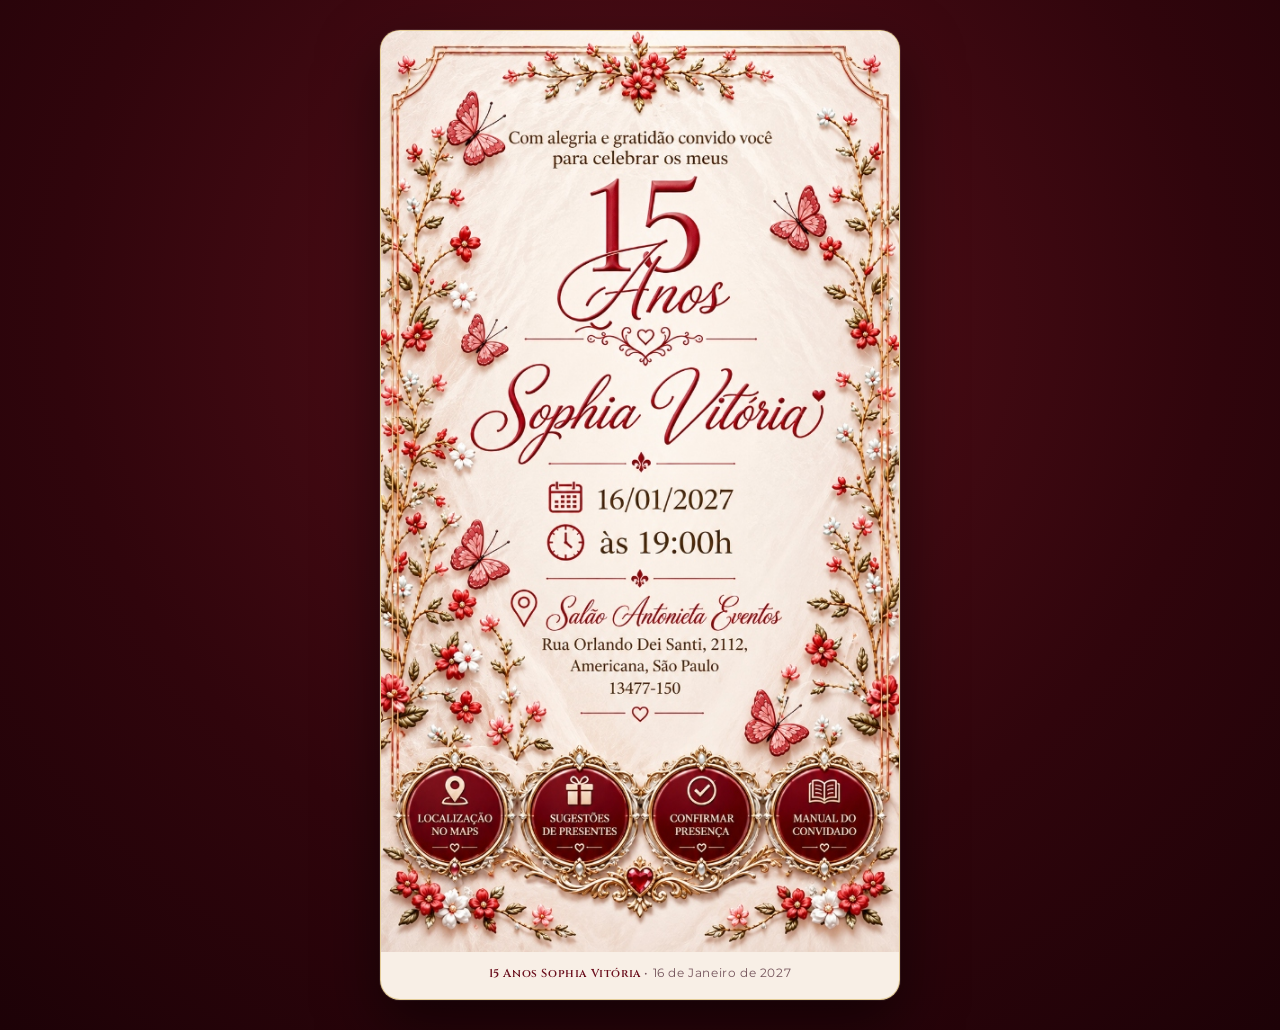
<file: index.html>
<!DOCTYPE html>
<html lang="pt-BR">
<head>
  <meta charset="UTF-8">
  <meta name="viewport" content="width=device-width, initial-scale=1.0, maximum-scale=5.0, viewport-fit=cover">
  <title>15 Anos • Sophia Vitória | Convite Digital</title>
  
  <!-- Informações para compartilhamento elegante no WhatsApp e Redes Sociais -->
  <meta name="description" content="Com alegria e gratidão, convido você para celebrar meus 15 Anos! Salão Antonieta Eventos • 16/01/2027 às 19:00h. Toque para ver detalhes e confirmar presença.">
  <meta property="og:type" content="website">
  <meta property="og:title" content="15 Anos • Sophia Vitória | Convite Digital">
  <meta property="og:description" content="Com alegria e gratidão convido você para celebrar meus 15 Anos! Toque para ver o convite interativo e confirmar sua presença.">
  <meta property="og:image" content="assets/images/convite-principal.jpg">
  <meta property="og:image:alt" content="Convite de 15 Anos de Sophia Vitória">
  <meta name="theme-color" content="#3a050d">

  <!-- Estilos Principais -->
  <link rel="stylesheet" href="assets/css/style.css">
</head>
<body>

  <!-- Estrutura Principal do Convite Digital -->
  <main class="invite-wrapper" role="main">
    
    <div class="card-container">
      <!-- Arte oficial do convite em alta qualidade e proporção original -->
      <img 
        src="assets/images/convite-principal.jpg" 
        alt="Convite 15 Anos Sophia Vitória - 16/01/2027 às 19h no Salão Antonieta Eventos"
        class="invite-img"
        width="576"
        height="1024"
        loading="eager"
        fetchpriority="high"
      >

      <!-- Sobreposição invisível com os 4 botões interativos (Hotspots) -->
      <div class="hotspots-overlay" aria-label="Menu interativo do convite">
        
        <!-- BOTÃO 1: LOCALIZAÇÃO NO MAPS -->
        <a 
          href="https://www.google.com/maps/place/R.+Orlando+Dei+Santi,+2112+-+Campo+Limpo,+Americana+-+SP,+13477-150/@-22.7296836,-47.2978015,17z/data=!4m16!1m9!3m8!1s0x94c89a05fb22242b:0xc89dd355345f5184!2sR.+Orlando+Dei+Santi,+2112+-+Campo+Limpo,+Americana+-+SP,+13477-150!3b1!8m2!3d-22.7299308!4d-47.2977154!10e5!16s%2Fg%2F11gcz3f_62!3m5!1s0x94c89a05fb22242b:0xc89dd355345f5184!8m2!3d-22.7299308!4d-47.2977154!16s%2Fg%2F11gcz3f_62?entry=ttu&g_ep=EgoyMDI2MTEwOS4wIKXMDSoASAFQAw%3D%3D" 
          id="btn-maps" 
          class="hotspot-btn hotspot-maps pulse-hint" 
          target="_blank" 
          rel="noopener noreferrer"
          aria-label="Abrir Localização no Google Maps (Salão Antonieta Eventos)"
          title="Localização no Maps"
        ></a>

        <!-- BOTÃO 2: SUGESTÕES DE PRESENTES -->
        <a 
          href="presentes.html" 
          id="btn-presentes" 
          class="hotspot-btn hotspot-presentes pulse-hint"
          aria-label="Ver Sugestões de Presentes da Sophia"
          title="Sugestões de Presentes"
        ></a>

        <!-- BOTÃO 3: CONFIRMAR PRESENÇA -->
        <a 
          href="https://assessoriavip.com.br/rsvpUnico/f71be860-ab0a-11f1-ad8f-bb8af7109401" 
          id="btn-rsvp" 
          class="hotspot-btn hotspot-rsvp pulse-hint" 
          target="_blank" 
          rel="noopener noreferrer"
          aria-label="Confirmar sua Presença na festa"
          title="Confirmar Presença"
        ></a>

        <!-- BOTÃO 4: MANUAL DO CONVIDADO -->
        <a 
          href="manual.html" 
          id="btn-manual" 
          class="hotspot-btn hotspot-manual pulse-hint"
          aria-label="Ver Manual do Convidado e Informações Importantes"
          title="Manual do Convidado"
        ></a>

      </div>
    </div>

    <!-- Rodapé discreto com identidade de 15 Anos -->
    <footer class="site-footer">
      <span>15 Anos Sophia Vitória</span> • 16 de Janeiro de 2027
    </footer>

  </main>

  <!-- Notificação Toast (usada em interações) -->
  <div id="toast-notification" class="toast-notification" aria-live="polite">
    <svg viewBox="0 0 24 24"><path d="M9 16.17L4.83 12l-1.42 1.41L9 19 21 7l-1.41-1.41z"/></svg>
    <span id="toast-message"></span>
  </div>

  <!-- Scripts: Configuração central e Lógica -->
  <script src="assets/js/config.js"></script>
  <script src="assets/js/main.js"></script>
</body>
</html>
</file>
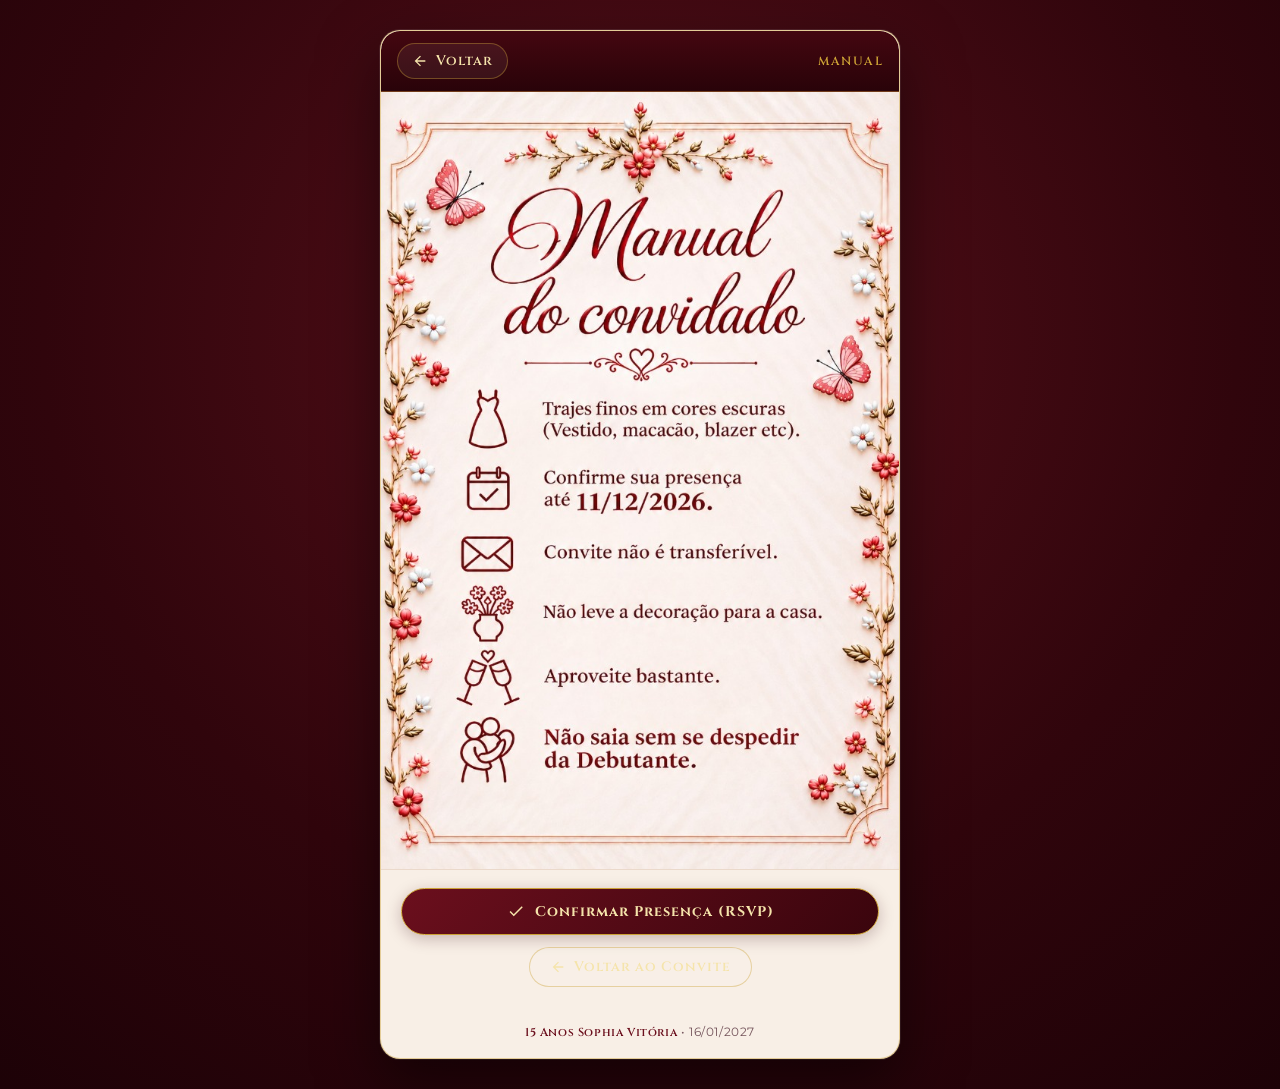
<file: manual.html>
<!DOCTYPE html>
<html lang="pt-BR">
<head>
  <meta charset="UTF-8">
  <meta name="viewport" content="width=device-width, initial-scale=1.0, maximum-scale=5.0, viewport-fit=cover">
  <title>Manual do Convidado • 15 Anos Sophia Vitória</title>
  
  <meta name="description" content="Manual e orientações para os convidados da festa de 15 anos da Sophia Vitória.">
  <meta property="og:title" content="Manual do Convidado • Sophia Vitória">
  <meta property="og:image" content="assets/images/manual-convidado.jpg">
  <meta name="theme-color" content="#3a050d">

  <link rel="stylesheet" href="assets/css/style.css">
</head>
<body>

  <main class="invite-wrapper" role="main">

    <!-- Barra Superior Discreta de Navegação -->
    <nav class="back-bar" aria-label="Navegação de retorno">
      <a href="index.html" class="btn-back" title="Voltar ao Convite Principal">
        <svg viewBox="0 0 24 24"><path d="M20 11H7.83l5.59-5.59L12 4l-8 8 8 8 1.41-1.41L7.83 13H20v-2z"/></svg>
        <span>Voltar</span>
      </a>
      <span class="page-title-badge">Manual</span>
    </nav>

    <!-- Exibição da Imagem Original do Manual do Convidado -->
    <div class="card-container">
      <img 
        src="assets/images/manual-convidado.jpg" 
        alt="Manual do Convidado - Orientações para a festa de 15 Anos da Sophia Vitória"
        class="secondary-page-img"
        width="683"
        height="1024"
        loading="eager"
      >
    </div>

    <!-- Ações no Rodapé: Facilitar confirmação de presença e retorno -->
    <div class="page-actions-footer">
      <a 
        href="https://assessoriavip.com.br/rsvpUnico/f71be860-ab0a-11f1-ad8f-bb8af7109401" 
        id="btn-rsvp-footer" 
        class="btn-primary-action"
        target="_blank" 
        rel="noopener noreferrer"
      >
        <svg viewBox="0 0 24 24"><path d="M9 16.17L4.83 12l-1.42 1.41L9 19 21 7l-1.41-1.41z"/></svg>
        <span>Confirmar Presença (RSVP)</span>
      </a>

      <a href="index.html" class="btn-back" style="border-radius: 20px; font-size: 0.85rem; padding: 10px 20px;">
        <svg viewBox="0 0 24 24"><path d="M20 11H7.83l5.59-5.59L12 4l-8 8 8 8 1.41-1.41L7.83 13H20v-2z"/></svg>
        <span>Voltar ao Convite</span>
      </a>
    </div>

    <footer class="site-footer">
      <span>15 Anos Sophia Vitória</span> • 16/01/2027
    </footer>

  </main>

  <script src="assets/js/config.js"></script>
  <script src="assets/js/main.js"></script>
</body>
</html>
</file>
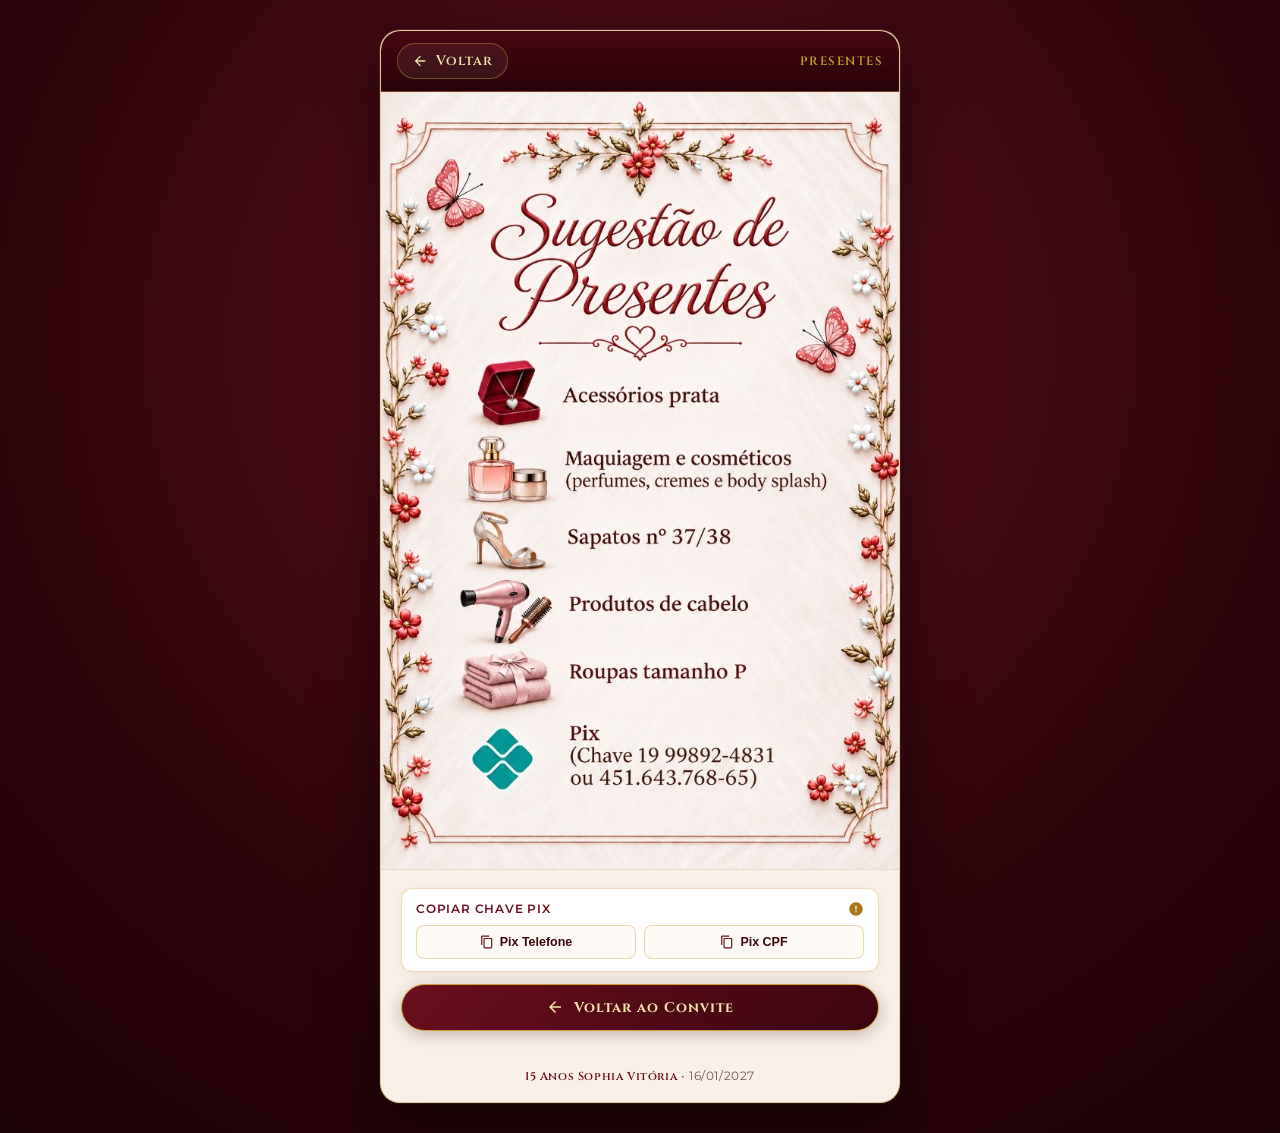
<file: presentes.html>
<!DOCTYPE html>
<html lang="pt-BR">
<head>
  <meta charset="UTF-8">
  <meta name="viewport" content="width=device-width, initial-scale=1.0, maximum-scale=5.0, viewport-fit=cover">
  <title>Sugestões de Presentes • 15 Anos Sophia Vitória</title>
  
  <meta name="description" content="Sugestões de presentes para a festa de 15 anos da Sophia Vitória.">
  <meta property="og:title" content="Sugestões de Presentes • Sophia Vitória">
  <meta property="og:image" content="assets/images/sugestoes-presentes.jpg">
  <meta name="theme-color" content="#3a050d">

  <link rel="stylesheet" href="assets/css/style.css">
</head>
<body>

  <main class="invite-wrapper" role="main">

    <!-- Barra Superior Discreta de Navegação -->
    <nav class="back-bar" aria-label="Navegação de retorno">
      <a href="index.html" class="btn-back" title="Voltar ao Convite Principal">
        <svg viewBox="0 0 24 24"><path d="M20 11H7.83l5.59-5.59L12 4l-8 8 8 8 1.41-1.41L7.83 13H20v-2z"/></svg>
        <span>Voltar</span>
      </a>
      <span class="page-title-badge">Presentes</span>
    </nav>

    <!-- Exibição da Imagem Original das Sugestões de Presentes -->
    <div class="card-container">
      <img 
        src="assets/images/sugestoes-presentes.jpg" 
        alt="Sugestão de Presentes - Sophia Vitória"
        class="secondary-page-img"
        width="683"
        height="1024"
        loading="eager"
      >
    </div>

    <!-- Área de Apoio: Cópia rápida das chaves Pix para conveniência dos convidados -->
    <div class="page-actions-footer">
      <div class="pix-copy-box">
        <div class="pix-copy-header">
          <span>Copiar Chave Pix</span>
          <svg style="width: 16px; height: 16px; fill: var(--color-gold-deep);" viewBox="0 0 24 24">
            <path d="M12 2C6.48 2 2 6.48 2 12s4.48 10 10 10 10-4.48 10-10S17.52 2 12 2zm1 15h-2v-2h2v2zm0-4h-2V7h2v6z"/>
          </svg>
        </div>
        <div class="pix-buttons-group">
          <button type="button" id="btn-copy-pix-phone" class="btn-pix-copy" title="Copiar número de celular para o Pix">
            <svg viewBox="0 0 24 24"><path d="M16 1H4c-1.1 0-2 .9-2 2v14h2V3h12V1zm3 4H8c-1.1 0-2 .9-2 2v14c0 1.1.9 2 2 2h11c1.1 0 2-.9 2-2V7c0-1.1-.9-2-2-2zm0 16H8V7h11v14z"/></svg>
            <span>Pix Telefone</span>
          </button>
          <button type="button" id="btn-copy-pix-cpf" class="btn-pix-copy" title="Copiar CPF para o Pix">
            <svg viewBox="0 0 24 24"><path d="M16 1H4c-1.1 0-2 .9-2 2v14h2V3h12V1zm3 4H8c-1.1 0-2 .9-2 2v14c0 1.1.9 2 2 2h11c1.1 0 2-.9 2-2V7c0-1.1-.9-2-2-2zm0 16H8V7h11v14z"/></svg>
            <span>Pix CPF</span>
          </button>
        </div>
      </div>

      <!-- Botão Voltar ao Convite no fim da página -->
      <a href="index.html" class="btn-primary-action">
        <svg viewBox="0 0 24 24"><path d="M20 11H7.83l5.59-5.59L12 4l-8 8 8 8 1.41-1.41L7.83 13H20v-2z"/></svg>
        <span>Voltar ao Convite</span>
      </a>
    </div>

    <footer class="site-footer">
      <span>15 Anos Sophia Vitória</span> • 16/01/2027
    </footer>

  </main>

  <script src="assets/js/config.js"></script>
  <script src="assets/js/main.js"></script>
</body>
</html>
</file>
<file: assets/css/style.css>
/* ==========================================================================
   CONVITE DIGITAL 15 ANOS - SOPHIA VITÓRIA
   Identidade: Vinho, Dourado, Rosé e Champanhe | Mobile-First & Alta Fidelidade
   ========================================================================== */

/* Importação de tipografia refinada para elementos de navegação e botões */
@import url('https://fonts.googleapis.com/css2?family=Cinzel:wght@400;600;700&family=Montserrat:wght@300;400;500;600&display=swap');

:root {
  --color-wine-dark: #3a050d;
  --color-wine-primary: #6b0f1d;
  --color-wine-light: #8e1a2c;
  --color-gold-deep: #aa771c;
  --color-gold-primary: #cba135;
  --color-gold-light: #f5e4ab;
  --color-gold-shimmer: rgba(203, 161, 53, 0.4);
  --color-cream-bg: #f8efe6;
  --color-cream-card: #fdfaf6;
  --color-cream-border: #ebd9cb;
  --color-text-dark: #351a1e;
  --color-text-muted: #75555c;

  --max-width-mobile: 520px;
  --transition-smooth: 0.25s cubic-bezier(0.2, 0.8, 0.2, 1);
  --shadow-lux: 0 20px 45px rgba(60, 10, 20, 0.18), 0 4px 12px rgba(0, 0, 0, 0.08);
}

/* Reset básico e preparação mobile-first */
*, *::before, *::after {
  box-sizing: border-box;
  margin: 0;
  padding: 0;
  -webkit-tap-highlight-color: transparent;
}

html {
  font-size: 16px;
  scroll-behavior: smooth;
  height: 100%;
  background-color: var(--color-wine-dark);
}

body {
  min-height: 100%;
  min-height: 100dvh;
  margin: 0;
  padding: 0;
  font-family: 'Montserrat', -apple-system, BlinkMacSystemFont, "Segoe UI", Roboto, sans-serif;
  color: var(--color-text-dark);
  background: radial-gradient(circle at 50% 30%, #58101a 0%, #30050c 60%, #1d0207 100%);
  display: flex;
  flex-direction: column;
  align-items: center;
  justify-content: flex-start;
  overflow-x: hidden;
  -webkit-font-smoothing: antialiased;
}

/* Container do Convite Mobile-First */
.invite-wrapper {
  width: 100%;
  max-width: var(--max-width-mobile);
  margin: 0 auto;
  min-height: 100vh;
  min-height: 100dvh;
  display: flex;
  flex-direction: column;
  align-items: center;
  position: relative;
  background-color: var(--color-cream-bg);
  box-shadow: var(--shadow-lux);
}

/* Em telas maiores (desktops e tablets), o convite fica centralizado com moldura elegante */
@media (min-width: 600px) {
  body {
    padding: 30px 16px;
  }
  .invite-wrapper {
    border-radius: 20px;
    overflow: hidden;
    border: 1px solid rgba(203, 161, 53, 0.45);
    box-shadow: 0 25px 60px rgba(0, 0, 0, 0.5), 0 0 0 1px rgba(255, 255, 255, 0.1);
  }
}

/* ==========================================================================
   PÁGINA PRINCIPAL - CONVITE INTERATIVO COM OS 4 BOTÕES HOTSPOTS
   ========================================================================== */
.card-container {
  width: 100%;
  position: relative;
  line-height: 0;
  user-select: none;
  -webkit-user-select: none;
}

.invite-img {
  width: 100%;
  height: auto;
  display: block;
  object-fit: contain;
  aspect-ratio: 576 / 1024;
  image-rendering: -webkit-optimize-contrast;
}

/* Sobreposição com os 4 hotspots transparentes */
.hotspots-overlay {
  position: absolute;
  top: 0;
  left: 0;
  width: 100%;
  height: 100%;
  pointer-events: none; /* Apenas os botões internos capturam cliques */
}

/* Botões Hotspots: transparentes e exatamente sobre a arte */
.hotspot-btn {
  position: absolute;
  pointer-events: auto;
  cursor: pointer;
  background: transparent;
  border: none;
  border-radius: 50%;
  outline: none;
  padding: 0;
  text-decoration: none;
  display: flex;
  align-items: center;
  justify-content: center;
  transition: transform var(--transition-smooth), filter var(--transition-smooth), box-shadow var(--transition-smooth);
}

/* Posicionamento calibrado nos 4 botões da arte original (576 x 1024) */
.hotspot-maps {
  top: 76.0%;
  left: 2.5%;
  width: 22.5%;
  height: 14.5%;
}

.hotspot-presentes {
  top: 76.0%;
  left: 26.8%;
  width: 22.5%;
  height: 14.5%;
}

.hotspot-rsvp {
  top: 76.0%;
  left: 50.8%;
  width: 22.5%;
  height: 14.5%;
}

.hotspot-manual {
  top: 76.0%;
  left: 74.8%;
  width: 22.5%;
  height: 14.5%;
}

/* Feedback sutil ao tocar / passar o mouse: brilho dourado e escala delicada */
.hotspot-btn:hover {
  transform: scale(1.03);
  box-shadow: 0 0 16px rgba(203, 161, 53, 0.45);
}

.hotspot-btn:active {
  transform: scale(0.94);
  box-shadow: 0 0 8px rgba(203, 161, 53, 0.3);
}

.hotspot-btn:focus-visible {
  outline: 2px solid var(--color-gold-primary);
  outline-offset: 3px;
}

/* Efeito suave de pulso para indicar interatividade sutil nos botões */
.pulse-hint {
  animation: subtleGlow 3.5s infinite ease-in-out;
}

@keyframes subtleGlow {
  0%, 100% {
    box-shadow: 0 0 0 rgba(203, 161, 53, 0);
  }
  50% {
    box-shadow: 0 0 14px rgba(203, 161, 53, 0.35);
  }
}

/* ==========================================================================
   PÁGINAS INTERNAS (SUGESTÕES DE PRESENTES & MANUAL DO CONVIDADO)
   ========================================================================== */
.secondary-page-img {
  width: 100%;
  height: auto;
  display: block;
  object-fit: contain;
  aspect-ratio: 683 / 1024;
}

/* Barra elegante e discreta de voltar */
.back-bar {
  width: 100%;
  padding: 12px 16px;
  background: linear-gradient(180deg, #440710 0%, #290309 100%);
  border-bottom: 1px solid rgba(203, 161, 53, 0.35);
  display: flex;
  align-items: center;
  justify-content: space-between;
  position: sticky;
  top: 0;
  z-index: 50;
  backdrop-filter: blur(10px);
  -webkit-backdrop-filter: blur(10px);
}

.btn-back {
  display: inline-flex;
  align-items: center;
  gap: 8px;
  color: var(--color-gold-light);
  font-family: 'Cinzel', serif;
  font-size: 0.85rem;
  letter-spacing: 1px;
  text-decoration: none;
  font-weight: 600;
  background: rgba(255, 255, 255, 0.06);
  border: 1px solid rgba(203, 161, 53, 0.4);
  padding: 8px 14px;
  border-radius: 20px;
  transition: all var(--transition-smooth);
}

.btn-back:hover {
  background: rgba(203, 161, 53, 0.2);
  color: #fff;
  border-color: var(--color-gold-primary);
  transform: translateX(-2px);
}

.btn-back svg {
  width: 16px;
  height: 16px;
  fill: currentColor;
  transition: transform var(--transition-smooth);
}

.btn-back:hover svg {
  transform: translateX(-3px);
}

.page-title-badge {
  font-family: 'Cinzel', serif;
  font-size: 0.75rem;
  letter-spacing: 1.5px;
  text-transform: uppercase;
  color: var(--color-gold-primary);
  font-weight: 600;
}

/* Área auxiliar inferior refinada (apenas para facilitar cópia PIX e RSVP) */
.page-actions-footer {
  width: 100%;
  padding: 18px 20px 24px;
  background-color: var(--color-cream-bg);
  border-top: 1px solid var(--color-cream-border);
  display: flex;
  flex-direction: column;
  gap: 12px;
  align-items: center;
}

.pix-copy-box {
  width: 100%;
  background: #fff;
  border: 1px solid rgba(203, 161, 53, 0.35);
  border-radius: 12px;
  padding: 12px 14px;
  display: flex;
  flex-direction: column;
  gap: 8px;
  box-shadow: 0 4px 14px rgba(60, 10, 20, 0.05);
}

.pix-copy-header {
  display: flex;
  align-items: center;
  justify-content: space-between;
  font-size: 0.78rem;
  font-weight: 600;
  color: var(--color-wine-primary);
  text-transform: uppercase;
  letter-spacing: 0.8px;
}

.pix-buttons-group {
  display: grid;
  grid-template-columns: 1fr 1fr;
  gap: 8px;
}

.btn-pix-copy {
  display: inline-flex;
  align-items: center;
  justify-content: center;
  gap: 6px;
  background: #fdfaf6;
  border: 1px solid rgba(203, 161, 53, 0.4);
  color: var(--color-wine-dark);
  font-size: 0.78rem;
  font-weight: 600;
  padding: 9px 8px;
  border-radius: 8px;
  cursor: pointer;
  transition: all var(--transition-smooth);
}

.btn-pix-copy:hover {
  background: #f7eee2;
  border-color: var(--color-gold-deep);
}

.btn-pix-copy:active {
  transform: scale(0.97);
}

.btn-pix-copy svg {
  width: 14px;
  height: 14px;
  fill: var(--color-wine-primary);
}

.btn-primary-action {
  width: 100%;
  display: flex;
  align-items: center;
  justify-content: center;
  gap: 10px;
  background: linear-gradient(135deg, var(--color-wine-primary) 0%, var(--color-wine-dark) 100%);
  color: var(--color-gold-light);
  border: 1px solid var(--color-gold-primary);
  padding: 13px 18px;
  border-radius: 25px;
  font-family: 'Cinzel', serif;
  font-size: 0.88rem;
  font-weight: 700;
  letter-spacing: 1px;
  text-decoration: none;
  cursor: pointer;
  box-shadow: 0 4px 15px rgba(60, 10, 20, 0.25);
  transition: all var(--transition-smooth);
}

.btn-primary-action:hover {
  filter: brightness(1.1);
  transform: translateY(-1px);
  box-shadow: 0 6px 20px rgba(60, 10, 20, 0.35);
}

.btn-primary-action svg {
  width: 18px;
  height: 18px;
  fill: currentColor;
}

/* Toast de notificação refinado para "Chave Pix Copiada" */
.toast-notification {
  position: fixed;
  bottom: 24px;
  left: 50%;
  transform: translateX(-50%) translateY(100px);
  background: rgba(30, 4, 8, 0.95);
  color: var(--color-gold-light);
  border: 1px solid var(--color-gold-primary);
  padding: 12px 22px;
  border-radius: 30px;
  font-size: 0.84rem;
  font-weight: 500;
  letter-spacing: 0.5px;
  box-shadow: 0 10px 25px rgba(0, 0, 0, 0.4);
  z-index: 1000;
  display: flex;
  align-items: center;
  gap: 10px;
  opacity: 0;
  transition: all 0.35s cubic-bezier(0.2, 0.8, 0.2, 1);
  pointer-events: none;
  white-space: nowrap;
}

.toast-notification.show {
  transform: translateX(-50%) translateY(0);
  opacity: 1;
}

.toast-notification svg {
  width: 18px;
  height: 18px;
  fill: #3cd070;
}

/* Rodapé discreto no final */
.site-footer {
  padding: 14px 10px 18px;
  text-align: center;
  font-size: 0.72rem;
  color: var(--color-text-muted);
  letter-spacing: 0.6px;
  width: 100%;
}

.site-footer span {
  font-family: 'Cinzel', serif;
  color: var(--color-wine-primary);
  font-weight: 600;
}
</file>
